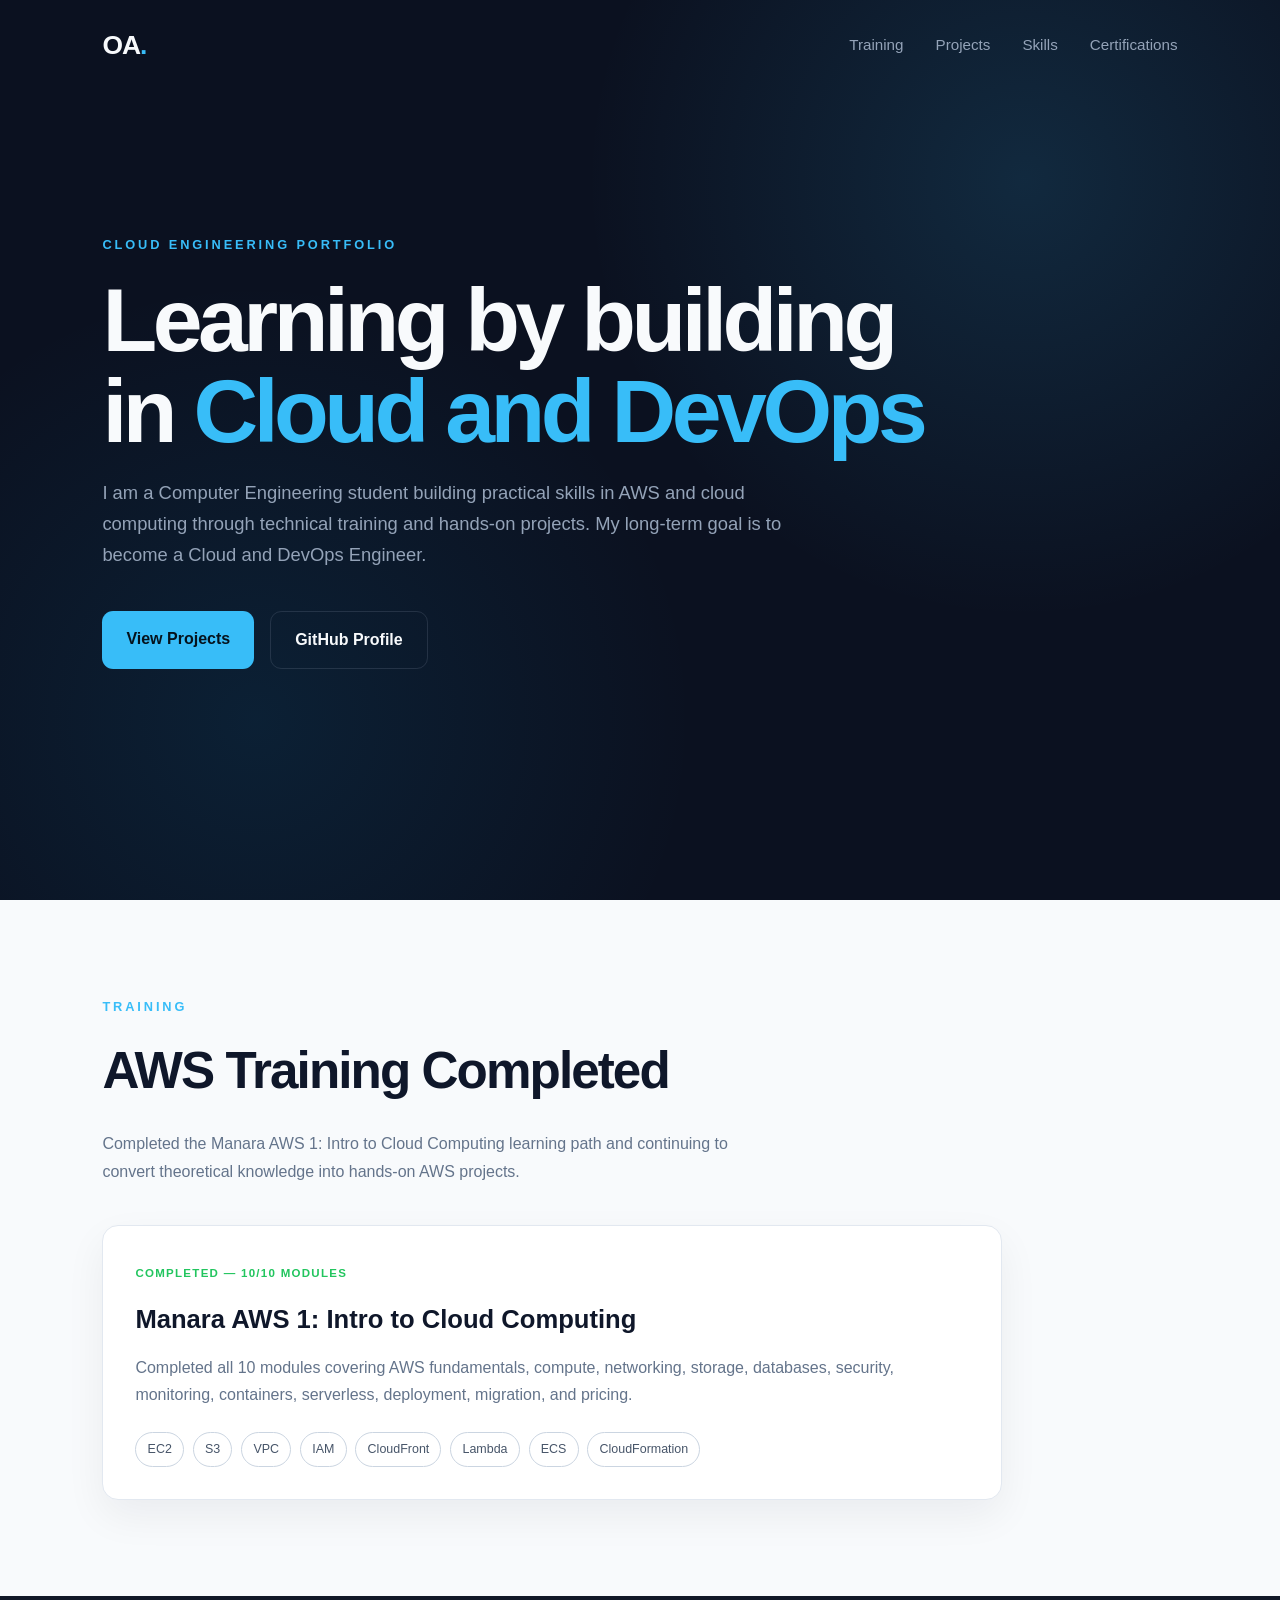
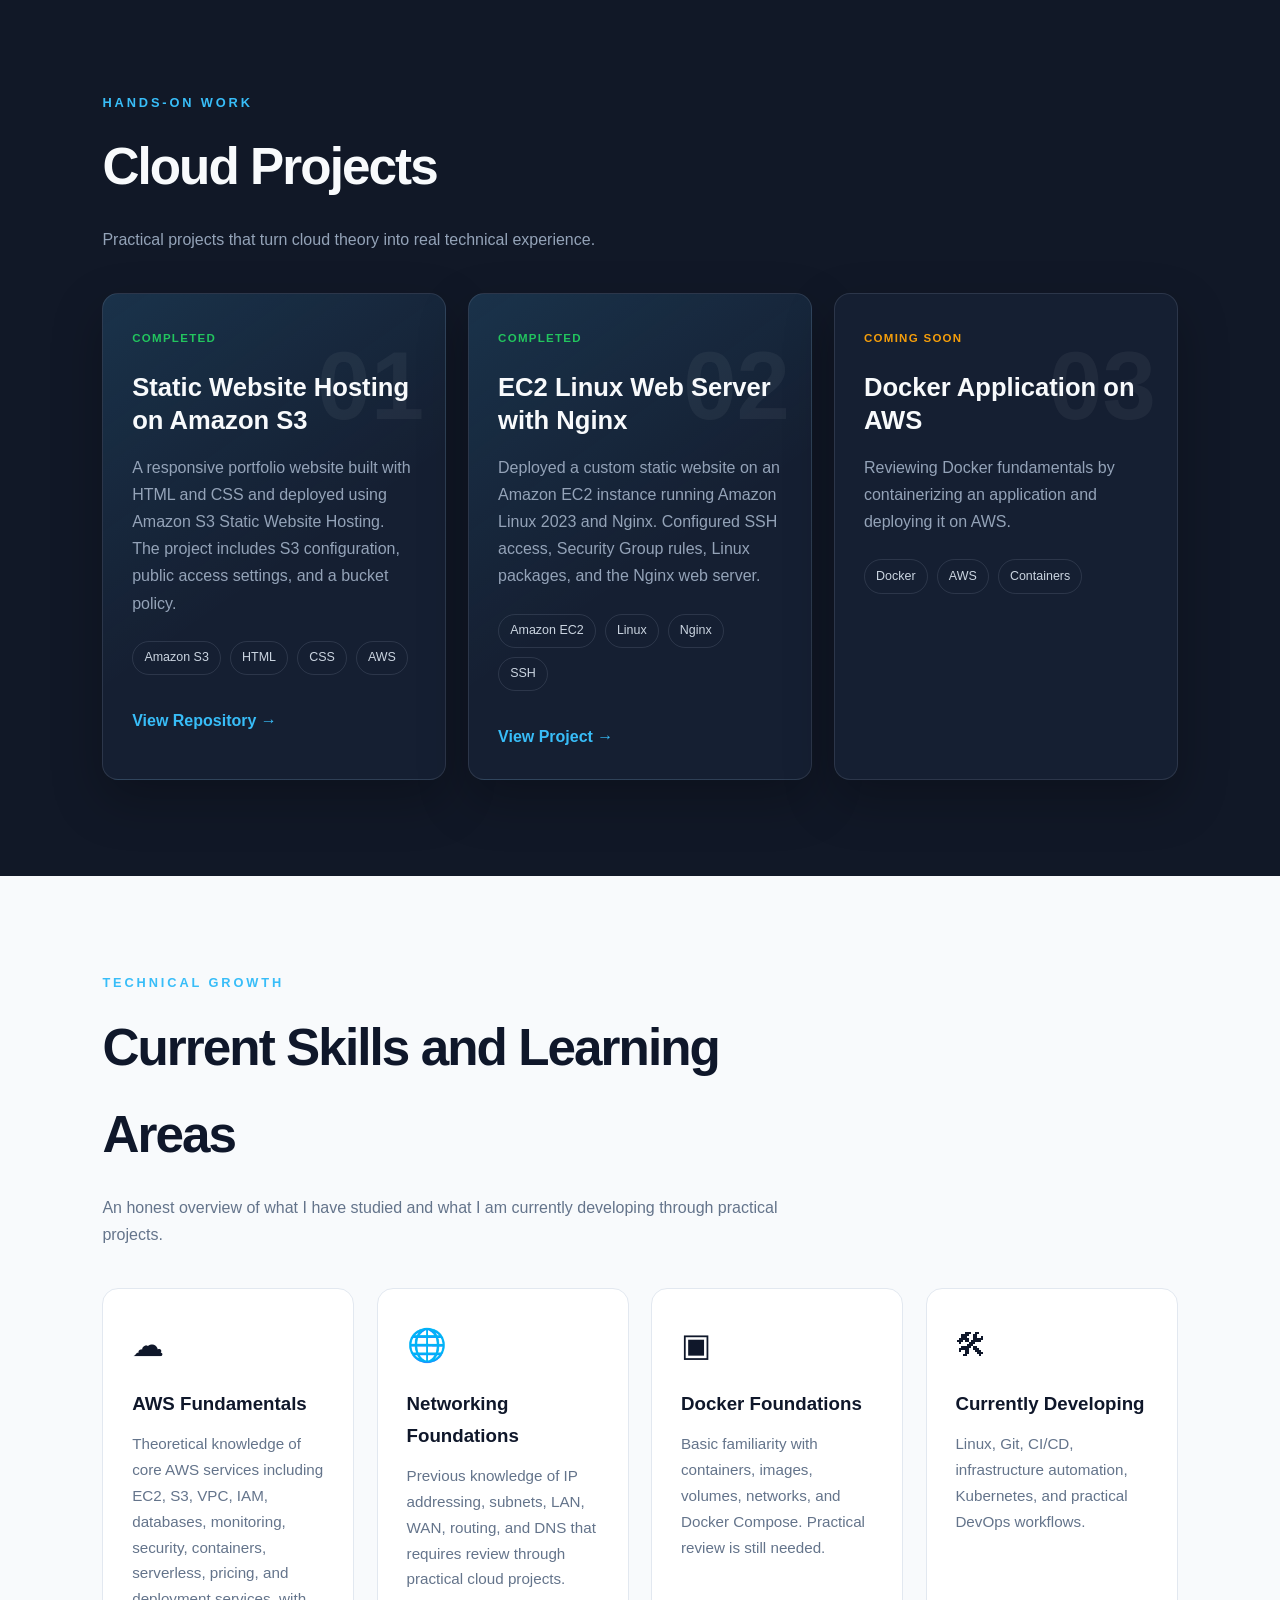
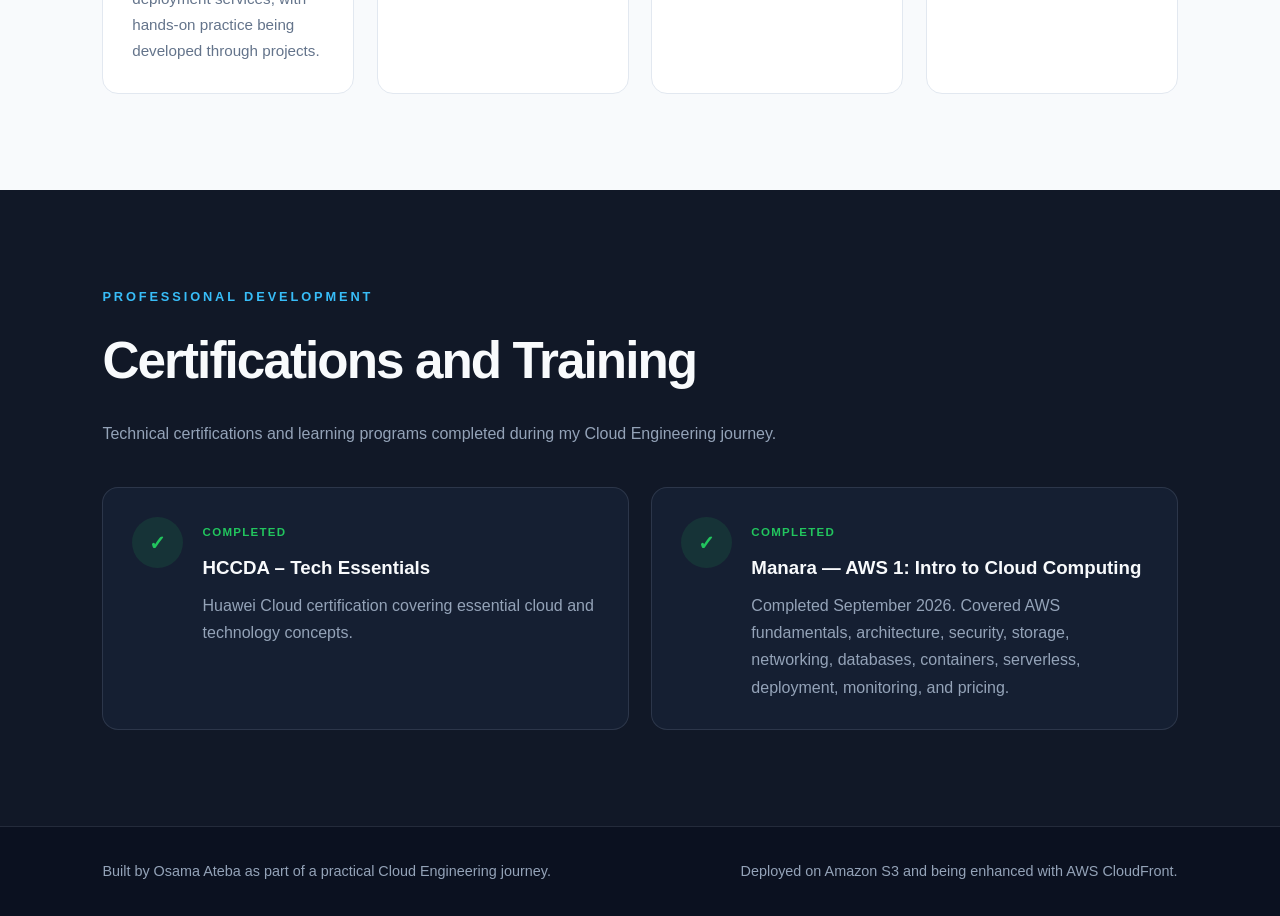
<file: aws/labs/project-01-s3-static-website/index.html>
<!DOCTYPE html>
<html lang="en">

<head>
    <meta charset="UTF-8">

    <meta
        name="viewport"
        content="width=device-width, initial-scale=1.0"
    >

    <meta
        name="description"
        content="Osama Ateba's cloud engineering learning journey and hands-on AWS projects."
    >

    <title>Osama Ateba | Cloud Engineering Journey</title>

    <link rel="stylesheet" href="style.css">
</head>

<body>

    <header class="hero">
        <nav class="navbar">
            <div class="logo">OA<span>.</span></div>

            <div class="nav-links">
                <a href="#training">Training</a>
                <a href="#projects">Projects</a>
                <a href="#skills">Skills</a>
                <a href="#certifications">Certifications</a>
            </div>
        </nav>

        <div class="hero-content">
            <p class="eyebrow">Cloud Engineering Portfolio</p>

            <h1>
                Learning by building in
                <span>Cloud and DevOps</span>
            </h1>

            <p class="hero-description">
                I am a Computer Engineering student building practical
                skills in AWS and cloud computing through technical training
                and hands-on projects. My long-term goal is to become a
                Cloud and DevOps Engineer.
            </p>

            <div class="hero-buttons">
                <a class="primary-button" href="#projects">
                    View Projects
                </a>

                <a
                    class="secondary-button"
                    href="https://github.com/OsamaAteba77"
                    target="_blank"
                    rel="noopener noreferrer"
                >
                    GitHub Profile
                </a>
            </div>
        </div>
    </header>

    <main>

        <section class="section" id="training">
            <div class="section-heading">
                <p class="section-label">Training</p>

                 <h2>AWS Training Completed</h2>

                 <p>
                 Completed the Manara AWS 1: Intro to Cloud Computing learning path
                 and continuing to convert theoretical knowledge into hands-on AWS projects.
                 </p>
            </div>

            <div class="training-summary">
                <span class="status">Completed — 10/10 Modules</span>

                <h3>Manara AWS 1: Intro to Cloud Computing</h3>

                <p>
                    Completed all 10 modules covering AWS fundamentals,
                    compute, networking, storage, databases, security,
                    monitoring, containers, serverless, deployment,
                    migration, and pricing.
                </p>

                <div class="technology-list training-tags">
                    <span>EC2</span>
                    <span>S3</span>
                    <span>VPC</span>
                    <span>IAM</span>
                    <span>CloudFront</span>
                    <span>Lambda</span>
                    <span>ECS</span>
                    <span>CloudFormation</span>
                </div>
            </div>
        </section>

        <section class="section section-dark" id="projects">
            <div class="section-heading">
                <p class="section-label">Hands-on Work</p>

                <h2>Cloud Projects</h2>

                <p>
                    Practical projects that turn cloud theory into
                    real technical experience.
                </p>
            </div>

            <div class="project-grid">

                <article class="project-card featured">
                    <div class="project-number">01</div>

                    <div class="project-content">
                        <span class="project-status">Completed</span>

                        <h3>Static Website Hosting on Amazon S3</h3>

                        <p>
                            A responsive portfolio website built with HTML and CSS
                            and deployed using Amazon S3 Static Website Hosting.
                            The project includes S3 configuration, public access
                            settings, and a bucket policy.
                        </p>

                        <div class="technology-list">
                            <span>Amazon S3</span>
                            <span>HTML</span>
                            <span>CSS</span>
                            <span>AWS</span>
                        </div>

                        <a
                            href="https://github.com/OsamaAteba77/cloud-engineering-portfolio"
                            target="_blank"
                            rel="noopener noreferrer"
                        >
                            View Repository →
                        </a>
                    </div>
                </article>

                <article class="project-card featured">
             <div class="project-number">02</div>
               <div class="project-content">
              <span class="project-status">Completed</span>

               <h3>EC2 Linux Web Server with Nginx</h3>

             <p>
            Deployed a custom static website on an Amazon EC2 instance
            running Amazon Linux 2023 and Nginx. Configured SSH access,
            Security Group rules, Linux packages, and the Nginx web server.
             </p>

            <div class="technology-list">
            <span>Amazon EC2</span>
            <span>Linux</span>
            <span>Nginx</span>
            <span>SSH</span>
          </div>

             <a href="https://github.com/OsamaAteba77/cloud-engineering-portfolio/tree/main/aws/labs/project-02-ec2-nginx-web-server"
           target="_blank"
           rel="noopener noreferrer">
            View Project →
               </a>
              </div>
            </article>

                <article class="project-card">
                    <div class="project-number">03</div>

                    <div class="project-content">
                        <span class="project-status coming-soon">
                            Coming Soon
                        </span>

                        <h3>Docker Application on AWS</h3>

                        <p>
                            Reviewing Docker fundamentals by containerizing
                            an application and deploying it on AWS.
                        </p>

                        <div class="technology-list">
                            <span>Docker</span>
                            <span>AWS</span>
                            <span>Containers</span>
                        </div>
                    </div>
                </article>

            </div>
        </section>

        <section class="section" id="skills">
            <div class="section-heading">
                <p class="section-label">Technical Growth</p>

                <h2>Current Skills and Learning Areas</h2>

                <p>
                    An honest overview of what I have studied and what I am
                    currently developing through practical projects.
                </p>
            </div>

            <div class="skills-grid">

                <article class="skill-card">
                    <div class="skill-icon">☁</div>

                    <h3>AWS Fundamentals</h3>

                    <p>
                        Theoretical knowledge of core AWS services including
                        EC2, S3, VPC, IAM, databases, monitoring, security,
                        containers, serverless, pricing, and deployment services,
                        with hands-on practice being developed through projects.
                    </p>
                </article>

                <article class="skill-card">
                    <div class="skill-icon">🌐</div>

                    <h3>Networking Foundations</h3>

                    <p>
                        Previous knowledge of IP addressing, subnets,
                        LAN, WAN, routing, and DNS that requires review
                        through practical cloud projects.
                    </p>
                </article>

                <article class="skill-card">
                    <div class="skill-icon">▣</div>

                    <h3>Docker Foundations</h3>

                    <p>
                        Basic familiarity with containers, images,
                        volumes, networks, and Docker Compose.
                        Practical review is still needed.
                    </p>
                </article>

                <article class="skill-card">
                    <div class="skill-icon">🛠</div>

                    <h3>Currently Developing</h3>

                    <p>
                        Linux, Git, CI/CD, infrastructure automation,
                        Kubernetes, and practical DevOps workflows.
                    </p>
                </article>

            </div>
        </section>

        <section class="section section-dark" id="certifications">
            <div class="section-heading">
                <p class="section-label">Professional Development</p>

                <h2>Certifications and Training</h2>

                <p>
                    Technical certifications and learning programs
                    completed during my Cloud Engineering journey.
                </p>
            </div>

            <div class="certification-grid">

                <article class="certification-card">
                    <div class="certificate-badge">✓</div>

                    <div>
                        <span class="certificate-status completed-text">
                            Completed
                        </span>

                        <h3>HCCDA – Tech Essentials</h3>

                        <p>
                            Huawei Cloud certification covering essential
                            cloud and technology concepts.
                        </p>
                    </div>
                </article>

                <article class="certification-card">
                    <div class="certificate-badge">✓</div>

                    <div>
                        <span class="certificate-status completed-text">
                            Completed
                        </span>

                        <h3>Manara — AWS 1: Intro to Cloud Computing</h3>

                        <p>
                            Completed September 2026. Covered AWS fundamentals,
                            architecture, security, storage, networking, databases,
                            containers, serverless, deployment, monitoring, and pricing.
                        </p>
                    </div>
                </article>

            </div>
        </section>

    </main>

    <footer>
        <p>
            Built by Osama Ateba as part of a practical Cloud Engineering journey.
        </p>

        <p>
            Deployed on Amazon S3 and being enhanced with AWS CloudFront.
        </p>
    </footer>

</body>

</html>
</file>
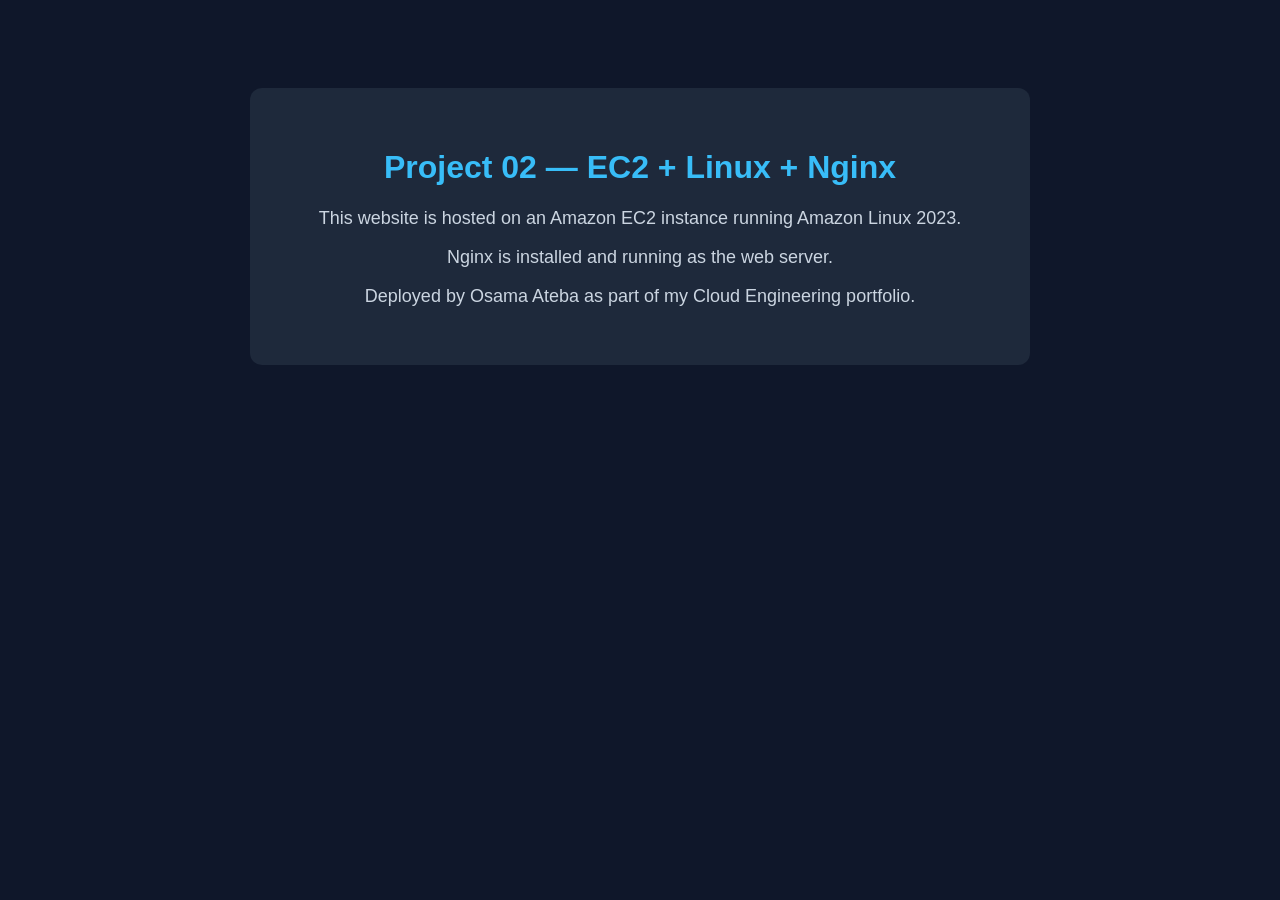
<file: aws/labs/project-02-ec2-nginx-web-server/index.html>
<!DOCTYPE html>
<html lang="en">
<head>
    <meta charset="UTF-8">
    <meta name="viewport" content="width=device-width, initial-scale=1.0">
    <title>Project 02 | EC2 Nginx Web Server</title>

    <style>
        body {
            font-family: Arial, sans-serif;
            background: #0f172a;
            color: white;
            text-align: center;
            padding: 80px 20px;
        }

        h1 {
            color: #38bdf8;
        }

        p {
            color: #cbd5e1;
            font-size: 18px;
        }

        .box {
            max-width: 700px;
            margin: auto;
            padding: 40px;
            background: #1e293b;
            border-radius: 12px;
        }
    </style>
</head>

<body>

    <div class="box">

        <h1>Project 02 — EC2 + Linux + Nginx</h1>

        <p>
            This website is hosted on an Amazon EC2 instance
            running Amazon Linux 2023.
        </p>

        <p>
            Nginx is installed and running as the web server.
        </p>

        <p>
            Deployed by Osama Ateba as part of my
            Cloud Engineering portfolio.
        </p>

    </div>

</body>
</html>
</file>
<file: aws/labs/project-01-s3-static-website/style.css>
:root {
    --background: #0b1120;
    --background-light: #111827;
    --card: #151f32;
    --primary: #38bdf8;
    --primary-dark: #0284c7;
    --text: #f8fafc;
    --text-muted: #94a3b8;
    --border: rgba(148, 163, 184, 0.18);
    --success: #22c55e;
    --warning: #f59e0b;
    --shadow: 0 20px 50px rgba(0, 0, 0, 0.25);
}

* {
    box-sizing: border-box;
    margin: 0;
    padding: 0;
}

html {
    scroll-behavior: smooth;
}

body {
    background: var(--background);
    color: var(--text);
    font-family:
        Inter,
        -apple-system,
        BlinkMacSystemFont,
        "Segoe UI",
        sans-serif;
    line-height: 1.7;
}

a {
    color: inherit;
    text-decoration: none;
}

.hero {
    min-height: 100vh;
    padding: 0 8%;
    background:
        radial-gradient(
            circle at 80% 20%,
            rgba(56, 189, 248, 0.14),
            transparent 35%
        ),
        radial-gradient(
            circle at 20% 80%,
            rgba(14, 165, 233, 0.10),
            transparent 35%
        ),
        var(--background);
}

.navbar {
    min-height: 90px;
    display: flex;
    align-items: center;
    justify-content: space-between;
}

.logo {
    font-size: 1.65rem;
    font-weight: 800;
    letter-spacing: -1px;
}

.logo span {
    color: var(--primary);
}

.nav-links {
    display: flex;
    gap: 2rem;
}

.nav-links a {
    color: var(--text-muted);
    font-size: 0.95rem;
    transition: color 0.25s ease;
}

.nav-links a:hover {
    color: var(--primary);
}

.hero-content {
    max-width: 850px;
    padding: 9rem 0 6rem;
}

.eyebrow,
.section-label {
    color: var(--primary);
    font-size: 0.8rem;
    font-weight: 700;
    letter-spacing: 0.18rem;
    text-transform: uppercase;
}

.hero h1 {
    max-width: 850px;
    margin: 1.2rem 0;
    font-size: clamp(3rem, 7vw, 6.3rem);
    line-height: 1.02;
    letter-spacing: -0.28rem;
}

.hero h1 span {
    color: var(--primary);
}

.hero-description {
    max-width: 680px;
    color: var(--text-muted);
    font-size: 1.15rem;
}

.hero-buttons {
    display: flex;
    flex-wrap: wrap;
    gap: 1rem;
    margin-top: 2.5rem;
}

.primary-button,
.secondary-button {
    padding: 0.9rem 1.5rem;
    border-radius: 0.7rem;
    font-weight: 700;
    transition:
        transform 0.25s ease,
        background 0.25s ease,
        border-color 0.25s ease;
}

.primary-button {
    background: var(--primary);
    color: #05131d;
}

.primary-button:hover {
    background: #7dd3fc;
    transform: translateY(-3px);
}

.secondary-button {
    border: 1px solid var(--border);
    color: var(--text);
}

.secondary-button:hover {
    border-color: var(--primary);
    transform: translateY(-3px);
}

.section {
    padding: 6rem 8%;
    background: #f8fafc;
    color: #0f172a;
}

.section-dark {
    background: var(--background-light);
    color: var(--text);
}

.section-heading {
    max-width: 680px;
    margin-bottom: 2.5rem;
}

.section-heading h2 {
    margin: 0.6rem 0 1rem;
    font-size: clamp(2rem, 4vw, 3.2rem);
    letter-spacing: -0.12rem;
}

.section-heading p:not(.section-label) {
    color: #64748b;
}

.section-dark .section-heading p:not(.section-label) {
    color: var(--text-muted);
}

.status,
.project-status,
.certificate-status {
    display: inline-block;
    color: var(--success);
    font-size: 0.72rem;
    font-weight: 800;
    letter-spacing: 0.08rem;
    text-transform: uppercase;
}

.training-summary {
    max-width: 900px;
    padding: 2rem;
    border: 1px solid #e2e8f0;
    border-radius: 1rem;
    background: #ffffff;
    box-shadow: 0 16px 40px rgba(15, 23, 42, 0.06);
}

.training-summary h3 {
    margin: 0.8rem 0;
    font-size: 1.6rem;
}

.training-summary p {
    max-width: 760px;
    color: #64748b;
}

.project-grid,
.skills-grid,
.certification-grid {
    display: grid;
    gap: 1.4rem;
}

.project-grid {
    grid-template-columns: repeat(3, 1fr);
}

.project-card {
    position: relative;
    min-height: 370px;
    padding: 1.8rem;
    overflow: hidden;
    border: 1px solid var(--border);
    border-radius: 1rem;
    background: var(--card);
    box-shadow: var(--shadow);
    transition:
        transform 0.25s ease,
        border-color 0.25s ease;
}

.project-card:hover {
    transform: translateY(-6px);
    border-color: rgba(56, 189, 248, 0.55);
}

.project-card.featured {
    background:
        linear-gradient(
            145deg,
            rgba(56, 189, 248, 0.12),
            transparent 55%
        ),
        var(--card);
}

.project-number {
    position: absolute;
    top: 0.6rem;
    right: 1.3rem;
    color: rgba(255, 255, 255, 0.05);
    font-size: 6rem;
    font-weight: 900;
}

.project-content {
    position: relative;
    z-index: 1;
}

.project-content h3 {
    margin: 1.3rem 0 1rem;
    font-size: 1.6rem;
    line-height: 1.3;
}

.project-content p {
    color: var(--text-muted);
}

.project-content a {
    display: inline-block;
    margin-top: 2rem;
    color: var(--primary);
    font-weight: 700;
}

.coming-soon {
    color: var(--warning);
}

.technology-list {
    display: flex;
    flex-wrap: wrap;
    gap: 0.55rem;
    margin-top: 1.5rem;
}

.technology-list span {
    padding: 0.35rem 0.7rem;
    border: 1px solid var(--border);
    border-radius: 10rem;
    color: #cbd5e1;
    font-size: 0.78rem;
}

.training-tags span {
    color: #475569;
    border-color: #cbd5e1;
}

.skills-grid {
    grid-template-columns: repeat(4, 1fr);
}

.skill-card {
    padding: 1.8rem;
    border: 1px solid #e2e8f0;
    border-radius: 1rem;
    background: #ffffff;
}

.skill-icon {
    margin-bottom: 1rem;
    font-size: 2rem;
}

.skill-card h3 {
    margin-bottom: 0.7rem;
}

.skill-card p {
    color: #64748b;
    font-size: 0.95rem;
}

.certification-grid {
    grid-template-columns: repeat(2, 1fr);
}

.certification-card {
    display: flex;
    align-items: flex-start;
    gap: 1.2rem;
    padding: 1.8rem;
    border: 1px solid var(--border);
    border-radius: 1rem;
    background: var(--card);
}

.certificate-badge {
    display: grid;
    flex-shrink: 0;
    width: 3.2rem;
    height: 3.2rem;
    place-items: center;
    border-radius: 50%;
    background: rgba(34, 197, 94, 0.12);
    color: var(--success);
    font-size: 1.25rem;
    font-weight: 900;
}

.certification-card h3 {
    margin: 0.5rem 0;
}

.certification-card p {
    color: var(--text-muted);
}

.completed-text {
    color: var(--success);
}

footer {
    display: flex;
    justify-content: space-between;
    gap: 1rem;
    padding: 2rem 8%;
    border-top: 1px solid var(--border);
    background: var(--background);
    color: var(--text-muted);
    font-size: 0.9rem;
}

@media (max-width: 1000px) {
    .project-grid {
        grid-template-columns: repeat(2, 1fr);
    }

    .skills-grid {
        grid-template-columns: repeat(2, 1fr);
    }
}

@media (max-width: 720px) {
    .hero,
    .section,
    footer {
        padding-left: 5%;
        padding-right: 5%;
    }

    .navbar {
        align-items: flex-start;
        flex-direction: column;
        justify-content: center;
        gap: 0.8rem;
        padding: 1rem 0;
    }

    .nav-links {
        flex-wrap: wrap;
        gap: 0.8rem 1.2rem;
    }

    .hero-content {
        padding-top: 6rem;
    }

    .hero h1 {
        letter-spacing: -0.14rem;
    }

    .project-grid,
    .skills-grid,
    .certification-grid {
        grid-template-columns: 1fr;
    }

    footer {
        flex-direction: column;
    }
}
</file>
